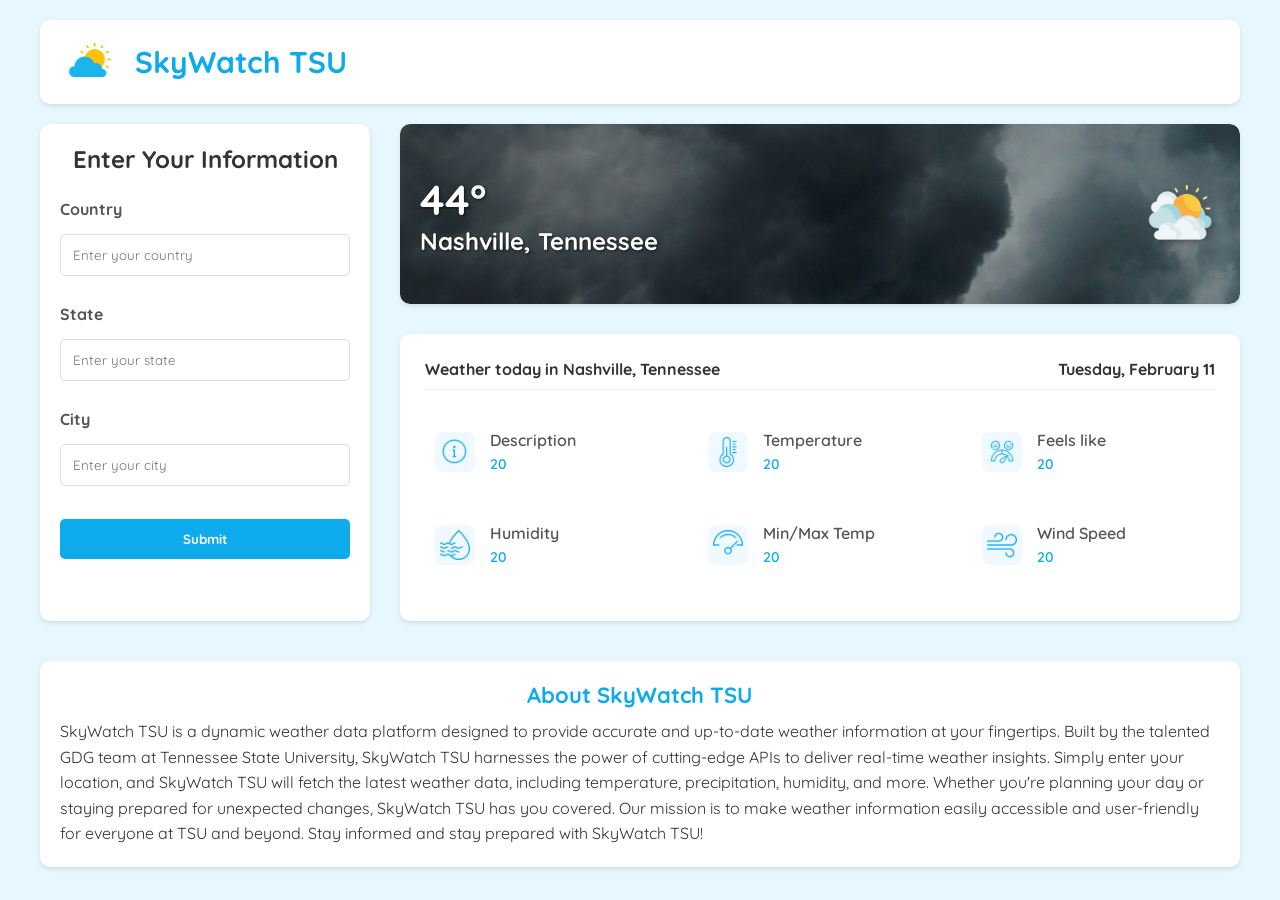
<file: frontend/index.html>
<!DOCTYPE html>
<html lang="en">
  <head>
    <meta charset="UTF-8" />
    <meta name="viewport" content="width=device-width, initial-scale=1.0" />
    <title>Sky-Watch-TSU</title>
    <link rel="stylesheet" href="index.css" />
    <link rel="preconnect" href="https://fonts.googleapis.com" />
    <link rel="preconnect" href="https://fonts.gstatic.com" crossorigin />
    <link
      href="https://fonts.googleapis.com/css2?family=Quicksand:wght@300..700&display=swap"
      rel="stylesheet"
    />
  </head>

  <body>
    <header>
      <div class="header-container">
        <div class="header-image">
          <img
            class="img-weatherlogo"
            src="../assets/weather.png"
            alt="SkyWatch TSU"
          />
        </div>
        <div class="header-text">
          <h1>SkyWatch TSU</h1>
        </div>
      </div>
    </header>

    <div class="maincontainer">
      <div class="top">
        <div class="leftform">
          <h2>Enter Your Information</h2>
          <form action="michael.php" method="post" class="form-content">
            <label for="country"><strong>Country</strong></label
            ><br />
            <input
              type="text"
              id="country"
              name="country"
              placeholder="Enter your country"
            /><br />

            <label for="state"><strong>State</strong></label
            ><br />
            <input
              type="text"
              id="state"
              name="state"
              placeholder="Enter your state"
            /><br />

            <label for="city"><strong>City</strong></label
            ><br />
            <input
              type="text"
              id="city"
              name="city"
              placeholder="Enter your city"
            /><br />

            <button type="submit">Submit</button>
          </form>
        </div>

        <div class="rightside">
          <div class="topright">
            <img
              src="../assets/weatherIcons/cloudy.jpg"
              alt="Weather background"
              class="weather-image"
            />
            <div class="weather-overlay">
              <div class="topRightContent">
                <h1 class="number">44°</h1>
                <h2 class="location">Nashville, Tennessee</h2>
              </div>
              <div class="topRightImage">
                <img
                  class="topRightIcon"
                  src="../assets/weatherIcons/clouds.png"
                  alt="Weather icon"
                />
              </div>
            </div>
          </div>

          <div class="bottomright">
            <div class="bottomRightHeader">
              <h4>Weather today in Nashville, Tennessee</h4>
              <h4>Tuesday, February 11</h4>
            </div>

            <div class="bottomRightBody">
              <div class="item">
                <img
                  class="itemlogo"
                  src="../assets/Icons/info.png"
                  alt="weather icon"
                />
                <div class="item-text">
                  <p class="pgraph-H">Description</p>
                  <p class="pgraph">20</p>
                </div>
              </div>

              <div class="item">
                <img
                  class="itemlogo"
                  src="../assets/Icons/thermometer-3.png"
                  alt="weather icon"
                />
                <div class="item-text">
                  <p class="pgraph-H">Temperature</p>
                  <p class="pgraph">20</p>
                </div>
              </div>

              <div class="item">
                <img
                  class="itemlogo"
                  src="../assets/Icons/feedback.png"
                  alt="weather icon"
                />
                <div class="item-text">
                  <p class="pgraph-H">Feels like</p>
                  <p class="pgraph">20</p>
                </div>
              </div>

              <div class="item">
                <img
                  class="itemlogo"
                  src="../assets/Icons/humidity.png"
                  alt="weather icon"
                />
                <div class="item-text">
                  <p class="pgraph-H">Humidity</p>
                  <p class="pgraph">20</p>
                </div>
              </div>

              <div class="item">
                <img
                  class="itemlogo"
                  src="../assets/Icons/speedometer.png"
                  alt="weather icon"
                />
                <div class="item-text">
                  <p class="pgraph-H">Min/Max Temp</p>
                  <p class="pgraph">20</p>
                </div>
              </div>

              <div class="item">
                <img
                  class="itemlogo"
                  src="../assets/Icons/wind-3.png"
                  alt="weather icon"
                />
                <div class="item-text">
                  <p class="pgraph-H">Wind Speed</p>
                  <p class="pgraph">20</p>
                </div>
              </div>
            </div>
          </div>
        </div>
      </div>

      <div class="bottom">
        <h3 class="h3">About SkyWatch TSU</h3>
        <p>
          SkyWatch TSU is a dynamic weather data platform designed to provide
          accurate and up-to-date weather information at your fingertips. Built
          by the talented GDG team at Tennessee State University, SkyWatch TSU
          harnesses the power of cutting-edge APIs to deliver real-time weather
          insights. Simply enter your location, and SkyWatch TSU will fetch the
          latest weather data, including temperature, precipitation, humidity,
          and more. Whether you're planning your day or staying prepared for
          unexpected changes, SkyWatch TSU has you covered. Our mission is to
          make weather information easily accessible and user-friendly for
          everyone at TSU and beyond. Stay informed and stay prepared with
          SkyWatch TSU!
        </p>
      </div>
    </div>
  </body>
</html>
</file>
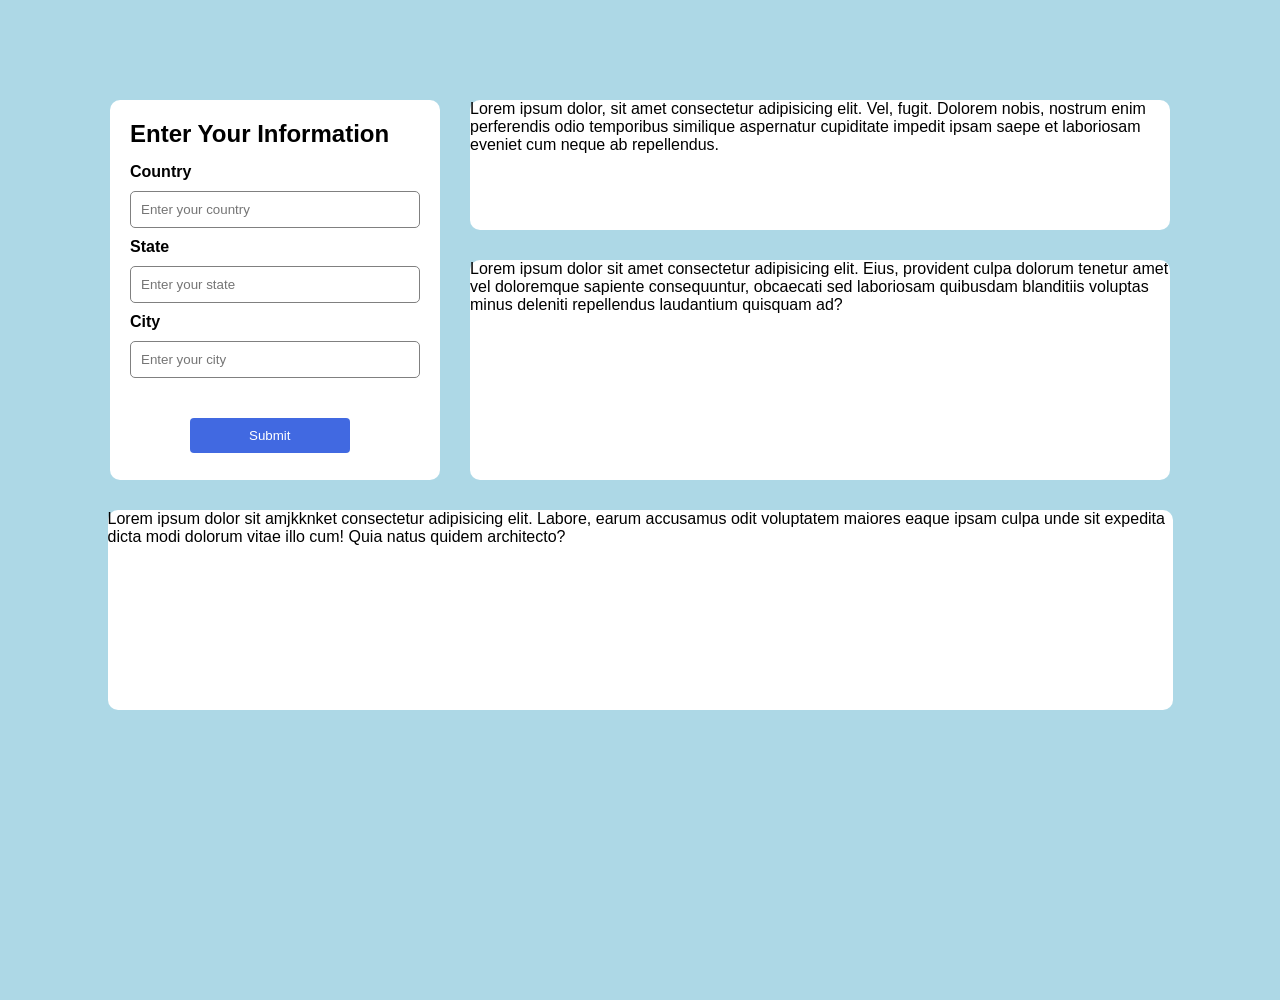
<file: frontend/michael breach.html>
<!DOCTYPE html>
<html lang="en">
<head>
    <meta charset="UTF-8">
    <meta name="viewport" content="width=device-width, initial-scale=1.0">
    <title>skywatch TSU</title>
    <link rel="stylesheet" href="michael.css">
</head>
<body>
    <div class="maincontainer">
        <div class="top">

            
            <div class="leftform">
                <h2>Enter Your Information</h2>
                <form action="michael.php" method="post">
                    <label for="country"><strong>Country</strong></label><br>
                    <input type="text" id="country" name="country" value="" placeholder="Enter your country"><br>
                    <label for="state"><strong>State</strong></label><br>
                    <input type="text" id="state" name="state" value="" placeholder="Enter your state"><br>
                    <label for="City"><strong>City</strong></label><br>  
                    <input type="text" id="state" name="state" value="" placeholder="Enter your city"><br>
                    <button type="submit">Submit</button>
                </form>
             </div>

             <div class="rightside">
                <div class="topright">
                    <p>Lorem ipsum dolor, sit amet consectetur adipisicing elit. Vel, fugit. Dolorem nobis, nostrum enim perferendis odio temporibus similique aspernatur cupiditate impedit ipsam saepe et laboriosam eveniet cum neque ab repellendus.</p>
                </div>

                <div class="bottomright">
                    <p>Lorem ipsum dolor sit amet consectetur adipisicing elit. Eius, provident culpa dolorum tenetur amet vel doloremque sapiente consequuntur, obcaecati sed laboriosam quibusdam blanditiis voluptas minus deleniti repellendus laudantium quisquam ad?</p>
                </div>
                

            </div>
        </div>
    
        <div class="bottom">
            <p>Lorem ipsum dolor sit amjkknket consectetur adipisicing elit. Labore, earum accusamus odit voluptatem maiores eaque ipsam culpa unde sit expedita dicta modi dolorum vitae illo cum! Quia natus quidem architecto?</p>
        </div>
    </div>
   
 

  
</body>
</html>
</file>
<file: frontend/index.css>
* {
    margin: 0;
    padding: 0;
    box-sizing: border-box;
    font-family: 'Quicksand', sans-serif;
  }
  
  body {
    background-color: #e6f7ff; /* Lighter blue for better contrast */
    min-height: 100vh;
    display: flex;
    flex-direction: column;
    align-items: center;
    padding: 20px;
    width: 100%;
  }
  
  header {
    width: 100%;
    max-width: 1200px;
    margin-bottom: 20px;
  }
  
  .header-container {
    display: flex;
    flex-direction: row;
    justify-content: flex-start;
    align-items: center;
    gap: 10px;
    background-color: white; /* Added background for better visibility */
    border-radius: 10px;
    padding: 5px 15px;
    box-shadow: 0 2px 5px rgba(0,0,0,0.1); /* Subtle shadow for depth */
  }
  
  .img-weatherlogo {
    width: 50px;
    margin: 10px;
  }
  
  .header-text {
    font-size: 15px;
  }
  
  .header-text h1 {
    color: #0EABEC; /* Match button color for branding consistency */
  }
  
  .maincontainer {
    display: flex;
    flex-direction: column;
    justify-content: center;
    align-items: center;
    gap: 40px;
    max-width: 1200px;
    width: 100%;
    margin: 0 auto;
  }
  
  .top {
    display: flex;
    flex-direction: row;
    gap: 30px;
    flex-wrap: wrap;
    width: 100%; /* Full width to align properly */
  }
  
  .bottom {
    background-color: white;
    border-radius: 10px;
    width: 100%;
    padding: 20px;
    display: flex;
    flex-direction: column;
    gap: 20px;
    box-shadow: 0 2px 5px rgba(0,0,0,0.1); /* Consistent shadow */
  }
  
  .bottom p {
    font-size: 16px;
    line-height: 1.6; /* Improved readability */
    color: #333; /* Darker text for better readability */
  }
  
  .leftform {
    display: flex;
    flex-direction: column;
    background-color: white;
    border-radius: 10px;
    width: 100%;
    max-width: 330px;
    padding: 20px;
    box-shadow: 0 2px 5px rgba(0,0,0,0.1); /* Consistent shadow */
  }
  
  .leftform h2 {
    margin-bottom: 15px;
    color: #333;
    text-align: center; /* Centered heading */
  }
  
  .rightside {
    display: flex;
    flex-direction: column;
    gap: 30px;
    flex: 1;
    min-width: 300px;
  }
  
  .topright {
    background-color: white;
    border-radius: 10px;
    width: 100%;
    height: 180px; /* Slightly taller for better presentation */
    position: relative;
    overflow: hidden;
    box-shadow: 0 2px 5px rgba(0,0,0,0.1); /* Consistent shadow */
  }
  
  .weather-overlay {
    position: absolute;
    top: 0;
    left: 0;
    width: 100%;
    height: 100%;
    display: flex;
    justify-content: space-between;
    align-items: center;
    padding: 0 20px;
    background: linear-gradient(to right, rgba(0,0,0,0.4), transparent); /* Gradient overlay for better text readability */
  }
  
  .topRightContent {
    z-index: 2;
  }
  
  .topright .weather-image {
    width: 100%;
    height: 100%;
    object-fit: cover;
    border-radius: 10px;
  }
  
  .bottomright {
    background-color: white;
    border-radius: 10px;
    width: 100%;
    padding: 25px; /* Consistent padding */
    box-shadow: 0 2px 5px rgba(0,0,0,0.1); /* Consistent shadow */
  }
  
  .form-content {
    display: flex;
    flex-direction: column;
    margin-top: 10px;
  }
  
  input {
    width: 100%;
    padding: 12px; /* Slightly larger input fields */
    border: 1px solid #ddd; /* Lighter border */
    border-radius: 5px;
    margin-bottom: 8px;
    transition: border-color 0.3s;
  }
  
  input:focus {
    outline: none;
    border-color: #0EABEC; /* Highlight on focus */
    box-shadow: 0 0 5px rgba(14,171,236,0.2);
  }
  
  label {
    margin-bottom: -5px; /* Reduce space after label */
    color: #555;
  }
  
  button {
    width: 100%;
    padding: 12px; /* Larger button */
    border: none;
    border-radius: 5px;
    color: white;
    background-color: #0EABEC;
    cursor: pointer;
    transition: all 0.3s;
    font-weight: bold;
    margin-top: 5px;
  }
  
  button:hover {
    background-color: #0474a5;
    transform: translateY(-2px); /* Subtle lift effect */
    box-shadow: 0 4px 8px rgba(0,0,0,0.1);
  }
  
  button:active {
    transform: translateY(0);
  }
  
  .bottomRightHeader {
    display: flex;
    flex-direction: row;
    justify-content: space-between;
    flex-wrap: wrap;
    margin-bottom: 30px;
    border-bottom: 1px solid #eee; /* Subtle separator */
    padding-bottom: 10px;
  }
  
  .bottomRightHeader h4 {
    color: #333;
    font-size: 16px;
  }
  
  .bottomRightBody {
    display: grid;
    grid-template-columns: repeat(auto-fit, minmax(200px, 1fr));
    gap: 30px; /* Reduced gap */
    align-content: center;
    margin-bottom: 20px;
  }
  
  .pgraph {
    font-size: 14px; /* Slightly larger for readability */
    color: #0EABEC; /* Highlight actual data values */
    font-weight: 600;
  }
  
  .item {
    display: flex;
    align-items: center;
    gap: 15px;
    padding: 10px;
    border-radius: 8px;
    transition: background-color 0.3s;
  }
  
  .item:hover {
    background-color: #f8f8f8; /* Subtle hover effect */
  }
  
  .item-text {
    display: flex;
    flex-direction: column;
    gap: 5px;
  }
  
  .h3 {
    text-align: center;
    color: #0EABEC;
    font-size: 22px;
    margin-bottom: -10px;
  }
  
  .itemlogo {
    width: 40px;
    height: 40px;
    padding: 5px;
    background-color: #f0f9ff; /* Light blue background for icons */
    border-radius: 8px;
  }
  
  .pgraph-H {
    font-weight: 600;
    color: #555;
  }
  
  .number {
    color: white;
    text-shadow: 1px 1px 3px rgba(0, 0, 0, 0.7);
    font-size: 42px; /* Larger temperature display */
  }
  
  .location {
    color: white;
    text-shadow: 1px 1px 3px rgba(0, 0, 0, 0.7);
  }
  
  .topRightIcon {
    width: 80px;
    height: 80px;
    z-index: 2;
    filter: drop-shadow(2px 2px 3px rgba(0,0,0,0.3)); /* Shadow for icon */
  }
  
  @media (max-width: 768px) {
    .top {
      flex-direction: column;
      align-items: center;
    }
    
    .leftform, .rightside {
      width: 100%;
      max-width: 100%;
    }
    
    .bottomRightHeader {
      flex-direction: column;
      gap: 10px;
    }
    
    .bottomRightBody {
      grid-template-columns: repeat(2, 1fr); /* Two columns on medium screens */
      gap: 20px;
    }
    
    .header-container {
      justify-content: center; /* Center header on small screens */
    }
  }
  
  @media (max-width: 480px) {
    .bottomRightBody {
      grid-template-columns: 1fr; /* One column on very small screens */
    }
    
    .item {
      padding: 5px;
    }
    
    body {
      padding: 10px;
    }
  }
</file>
<file: frontend/michael.css>
*{
    margin: 0;
    padding: 0;
    box-sizing: border-box;
    font-family: Arial, sans-serif;
}


body{
    background-color: lightblue;
    width: 100vw;
    height: 100vh;
}

.maincontainer{
    display: flex;
    flex-direction: column;
    gap: 30px;
    align-items: center;
    margin-top: 100px;
}

.top{
    display: flex;
    flex-direction: row;
    gap: 30px;
}

.bottom{
    background-color: white; 
    border-radius: 10px;
    width: 1065px;
    height: 200px; 
}

.leftform{
    display: flex;
    flex-direction: column;
    gap: 15px;
    background-color: white;
    border-radius: 10px;
    width: 330px;
    height: 380px;
    padding: 20px;
}

.rightside{
    display: flex;
    flex-direction: column;
    gap: 30px;
}

.topright{
    background-color: white;
    border-radius: 10px;
    width: 700px;
    height: 130px;
    
}

.bottomright{
    background-color: white;
    border-radius: 10px;
    width: 700px;
    height: 220px;
}

input, textarea{
    width: 100%;
    padding: 10px;
    margin: 10px 0;
    border: 1px solid grey;
    border-radius: 5px;
}   


button{
    width: 55%;
    padding: 10px;
    margin: 30px 60px;
    border: none;
    border-radius: 4px;
    color: white;
    background-color: royalblue;
}
</file>
